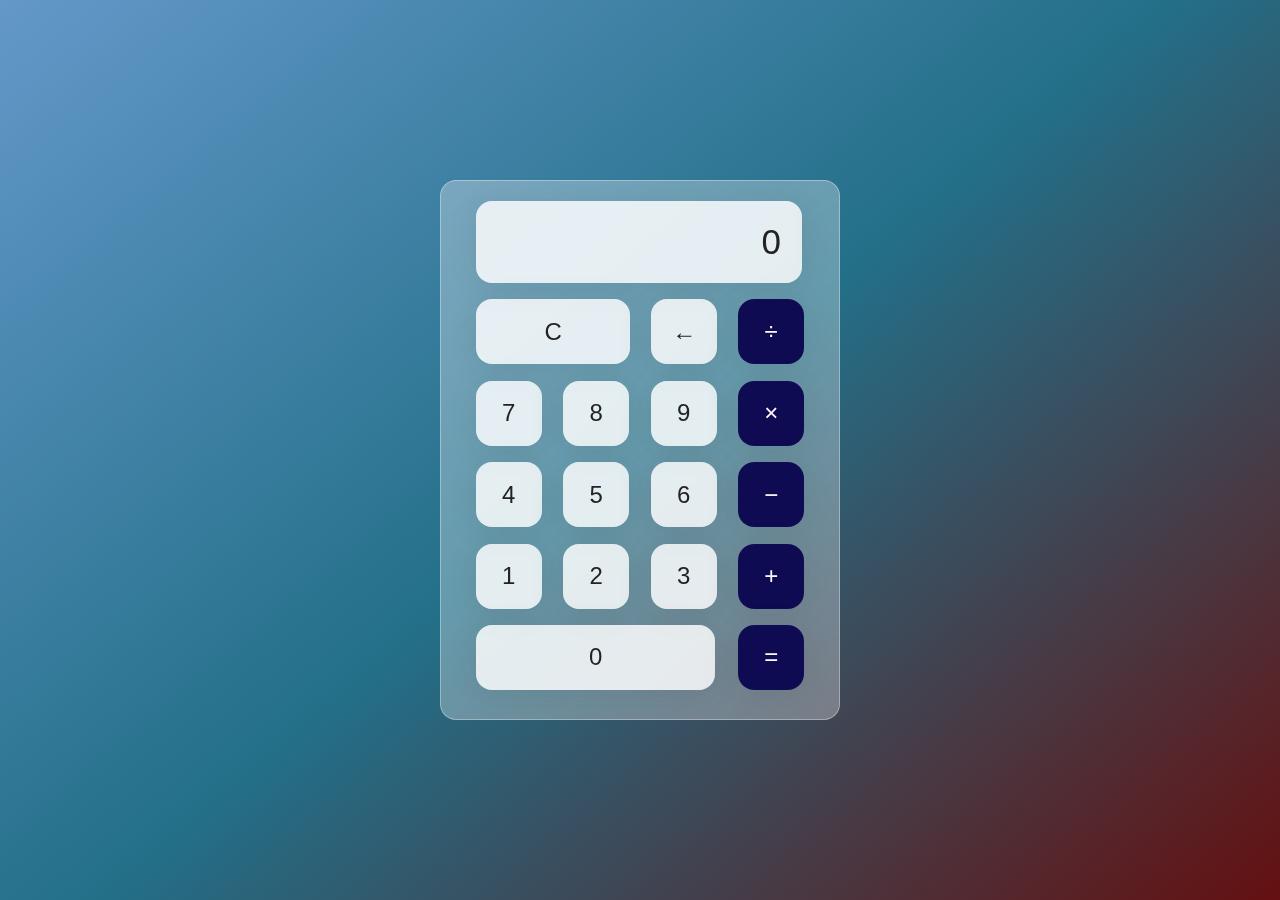
<file: calculadora/index.html>
<!DOCTYPE html>
<html lang="en">
<head>
    <meta charset="UTF-8">
    <meta name="viewport" content="width=device-width, initial-scale=1.0">
    <link rel="stylesheet" href="style.css">
    <title>Calculadora</title>
</head>
<body>
    
    <div class="wrapper">
        <section class="screen">
            0
        </section>

        <section class="calc-buttons">
            <div class="calc-button-row">
                <button class="calc-button double">
                    C
                </button>
                <button class="calc-button">
                    &larr;
                </button>
                <button class="calc-button">
                    &divide;
                </button>
            </div>

            <div class="calc-button-row">
                <button class="calc-button">
                    7
                </button>
                <button class="calc-button">
                    8
                </button>
                <button class="calc-button">
                    9
                </button>
                <button class="calc-button">
                    &times;
                </button>
            </div>
            
            <div class="calc-button-row">
                <button class="calc-button">
                    4
                </button>
                <button class="calc-button">
                    5
                </button>
                <button class="calc-button">
                    6
                </button>
                <button class="calc-button">
                    &minus;
                </button>
            </div>

            <div class="calc-button-row">
                <button class="calc-button">
                    1
                </button>
                <button class="calc-button">
                    2
                </button>
                <button class="calc-button">
                    3
                </button>
                <button class="calc-button">
                    &plus;
                </button>
            </div>

            <div class="calc-button-row">
                <button class="calc-button triple">
                    0
                </button>
                <button class="calc-button">
                    &equals;
                </button>
            </div>

        </section>
    </div>



    <script src="script.js"></script>
</body>
</html>
</file>
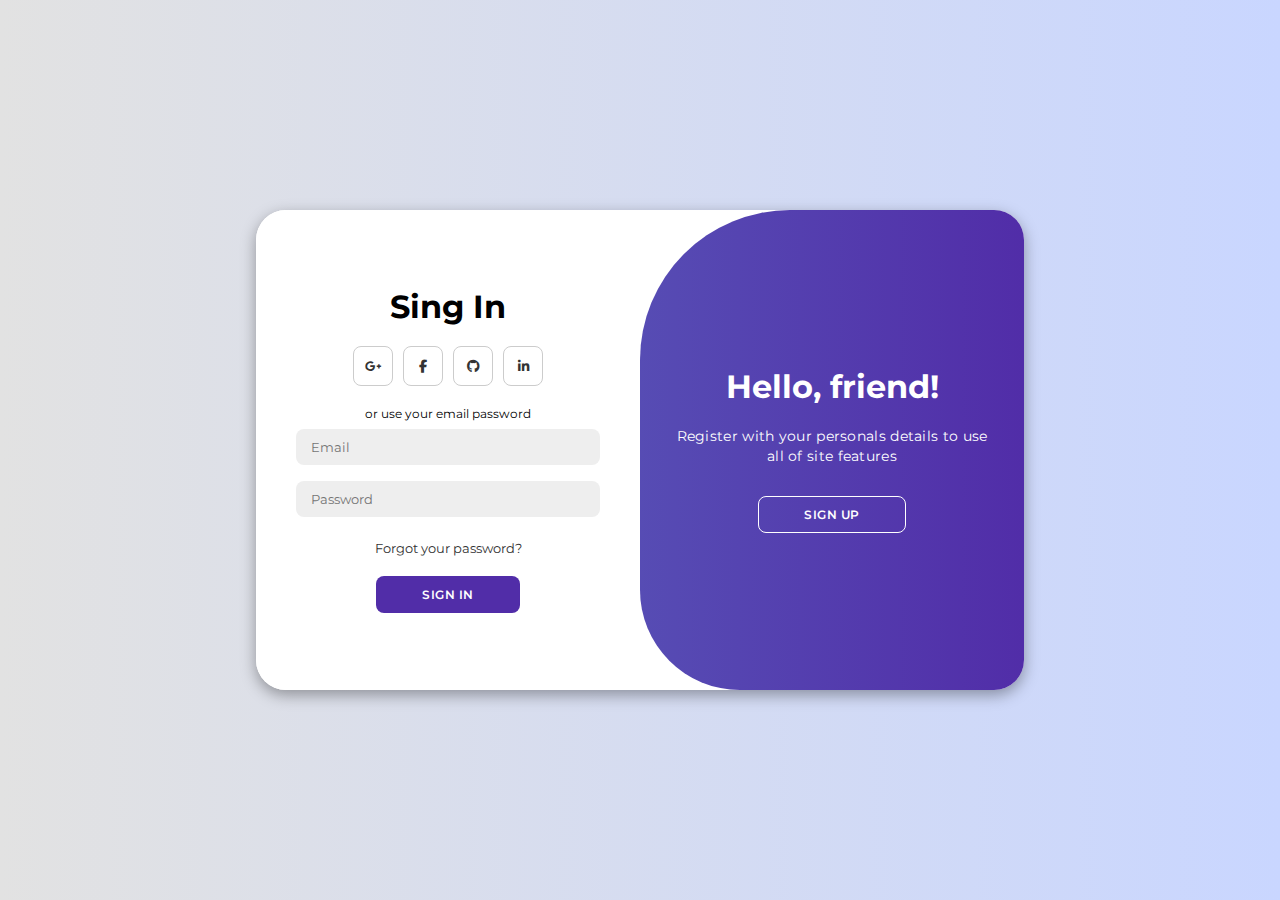
<file: loginez/index.html>
<!DOCTYPE html>
<html lang="en">
<head>
    <meta charset="UTF-8">
    <meta name="viewport" content="width=device-width, initial-scale=1.0">
    <link rel="stylesheet" href="https://cdnjs.cloudflare.com/ajax/libs/font-awesome/6.7.2/css/all.min.css">
    <link rel="stylesheet" href="style.css">
    <title>Login</title>
</head>
<body>
    <div class="container" id="container">
        <div class="form-container sign-up">
            <form>
                <h1>Create Account</h1>
                <div class="social-icons">
                    <a href="#" class="icon"><i 
                    class="fa-brands
                    fa-google-plus-g"></i></a>
                    <a href="#" class="icon"><i 
                    class="fa-brands
                    fa-facebook-f"></i></a>
                    <a href="#" class="icon"><i 
                    class="fa-brands
                    fa-github"></i></a>
                    <a href="#" class="icon"><i 
                    class="fa-brands
                    fa-linkedin-in"></i></a>
                </div>
                <span>or use your email for registration</span>
                <input type="text" placeholder="Name">
                <input type="email" placeholder="Email">
                <input type="password" placeholder="Password">
                <button>Sign Up</button>
            </form>
        </div>
        <div class="form-container sign-in">
            <form>
                <h1>Sing In</h1>
                <div class="social-icons">
                    <a href="#" class="icon"><i 
                    class="fa-brands
                    fa-google-plus-g"></i></a>
                    <a href="#" class="icon"><i 
                    class="fa-brands
                    fa-facebook-f"></i></a>
                    <a href="#" class="icon"><i 
                    class="fa-brands
                    fa-github"></i></a>
                    <a href="#" class="icon"><i 
                    class="fa-brands
                    fa-linkedin-in"></i></a>
                </div>
                <span>or use your email password</span>
                <input type="email" placeholder="Email">
                <input type="password" placeholder="Password">
                <a href="#">Forgot your password?</a>
                <button>Sign In</button>
            </form>
        </div>
        <div class="toggle-container">
            <div class="toggle">
                <div class="toggle-panel toggle-left">
                    <h1>Welcome back</h1>
                    <p>Enter your personals details to use all of site features</p>
                    <button class="hidden" id="login">Sign In</button>
                </div>
                <div class="toggle-panel toggle-right">
                    <h1>Hello, friend!</h1>
                    <p>Register with your personals details to use all of site features</p>
                    <button class="hidden" id="register">Sign Up</button>
                </div>
            </div>
        </div>
    </div>

    <script src="script.js"></script>
</body>
</html>
</file>
<file: calculadora/style.css>
html{
    box-sizing: border-box;
    height: 100%;
}

*,
*::before,
*::after{
    box-sizing: inherit;
    margin: 0;
    padding: 0;
}

body{
    align-items: center;
    background: linear-gradient(320deg, #641010, #236f88, #6398c9);
    display: flex;
    font-family: 'Arial', 'Sans-serif';
    height: inherit;
    justify-content: center;
}

.wrapper{
    backdrop-filter: blur(5.5px);
    -webkit-backdrop-filter: blur(5.5px);
    border-radius: 16px;
    box-shadow: 0 4p 30px rgba(35,35,35,0.1);
    color: #232323;
    backdrop-filter: blur(4px);
    -webkit-backdrop-filter: blur(4px);
    background: rgba(255,255,255,0.30);
    border: 1px solid rgba(255,255,255,0.34);
    flex-basis: 400px;
    height: 540px;
    padding: 20px 35px;
}

.screen{
    backdrop-filter: blur(5.5px);
    -webkit-backdrop-filter: blur(5.5px);
    background: rgba(255, 255, 255, 0.75);
    border: 1px solid rgba(255,255,255,0.01);
    border-radius: 16px;
    box-shadow: 0 4px 30px rgba(35,35,35,0.1);
    color: #232323;
    font-size: 35px;
    overflow: auto;
    padding: 20px;
    text-align: right;
    width: 326px;
}

.calc-button-row{
    display: flex;
    justify-content: space-between;
    margin: 5% 0;
}

.calc-button{
    backdrop-filter: blur(5.5px);
    -webkit-backdrop-filter: blur(5.5px);
    background: rgba(255, 255, 255, 0.75);
    border: 1px solid rgba(255,255,255,0.01);
    border-radius: 16px;
    box-shadow: 0 4px 30px rgba(35,35,35,0.1);
    color: #232323;
    flex-basis: 20%; 
    font-family: inherit;
    font-size: 24px;
    height: 65px;
}

.calc-button:last-child{
    backdrop-filter: blur(5.5px);
    -webkit-backdrop-filter: blur(5.5px);
    background: rgba(255, 255, 255, 0.75);
    border: 1px solid rgba(255,255,255,0.01);
    border-radius: 16px;
    box-shadow: 0 4px 30px rgba(35,35,35,0.1);
    color: #fef7f7;
    background: #0f0b52;

}

.calc-button:last-child:hover{
    background-color: inherit;
    color: inherit;
}

.calc-button:hover{
    background-color: inherit;
}

.calc-button:active{
    background-color: #ffef78;
}

.double{
    flex-basis: 47%;
}

.triple{
    flex-basis: 73%;
}
</file>
<file: loginez/style.css>
@import url('https://fonts.googleapis.com/css2?family=Montserrat:ital,wght@0,100..900;1,100..900&display=swap');

*{
    margin: 0;
    padding: 0;
    box-sizing: border-box;
    font-family: 'Montserrat', sans-serif;
}
body{
    background-color: #c9d6ff;
    background: linear-gradient(to right, #e2e2e2, #c9d6ff);
    display: flex;
    align-items: center;
    justify-content: center;
    flex-direction: column;
    height: 100vh;
}

.container{
    background-color: #fff;
    border-radius: 30px;
    box-shadow: 0 5px 15px rgba(0, 0, 0, 0.35);
    position: relative;
    overflow: hidden;
    width: 768px;
    max-width: 100%;
    min-height: 480px;
}

.container p{
    font-size: 14px;
    line-height: 20px;
    letter-spacing: 0.3px;
    margin: 20px 0;
}

.container span{
    font-size: 12px;
}

.container a{
    color: #333;
    font-size: 13px;
    text-decoration: none;
    margin: 15px 0 10px;
}

.container button{
    background-color: #512da8;
    color: #fff;
    font-size: 12px;
    padding: 10px 45px;
    border: 1px solid transparent;
    border-radius: 8px;
    font-weight: 600;
    letter-spacing: 0.5px;
    text-transform: uppercase;
    margin-top: 10px;
    cursor: pointer;
}

.container button.hidden{
    background-color: transparent;
    border-color: #fff;
}
.container form{
    background-color: #fff;
    display: flex;
    align-items: center;
    justify-content: center;
    flex-direction: column;
    padding: 0 40px;
    height: 100%;
}

.container input{
    background-color: #eee;
    border: none;
    margin: 8px 0;
    padding: 10px 15px;
    font-size: 13px;
    border-radius: 8px;
    width: 100%;
    outline: none;
}
.form-container{
    position: absolute;
    top: 0;
    height: 100%;
    transition: all 0.6s ease-in-out;
}
.sign-in{
    left: 0;
    width: 50%;
    z-index: 2;
}
.container.active .sign-in{
    transform: translateX(100%);
}
.sign-up{
    left: 0;
    width: 50%;
    opacity: 0;
    z-index: 1;
}
.container.active .sign-up{
    transform: translateX(100%);
    opacity: 1;
    z-index: 5;
    animation: move 0.6s;
}

@keyframes move{
    0%, 49.99%{
        opacity: 0;
        z-index: 1;
    }
    50%, 100%{
        opacity: 1;
        z-index: 5;
    }
}
.social-icons{
    margin: 20px 0;
}
.social-icons a{
    border: 1px solid #ccc;
    border-radius: 20%;
    display: inline-flex;
    justify-content: center;
    align-items: center;
    margin: 0 3px;
    width: 40px;
    height: 40px;
}
.toggle-container{
    position: absolute;
    top: 0;
    left: 50%;
    width: 50%;
    height: 100%;
    overflow: hidden;
    transition: all 0.6s ease-in-out;
    border-radius: 150px 0 0 100px;
    z-index: 1000;
}
.container.active .toggle-container{
    transform: translateX(-100%);
    border-radius: 0 150px 100px 0;
}
.toggle{
    background-color: #512da8;
    height: 100%;
    background: linear-gradient(to right, #5c6bc0, #512da8);
    color: #fff;
    position: relative;
    left: -100%;
    height: 100%;
    width: 200%;
    transform: translate(0);
    transition: all 0.6s ease-in-out;
}
.container.active .toggle{
    transform: translateX(50%);
}
.toggle-panel{
    position: absolute;
    width: 50%;
    height: 100%;
    display: flex;
    align-items: center;
    justify-content: center;
    flex-direction: column;
    padding: 0 30px;
    text-align: center;
    top: 0;
    transform: translateX(0);
    transition: all 0.6s ease-in-out;
}
.toggle-left{
    transform: translateX(-200%);
}
.container.active .toggle-left{
    transform: translateX(0);
}
.toggle-right{
    right: 0;
    transform: translateX(0);
}
.container.active .toggle-right{
    transform: translateX(200);
}
</file>
